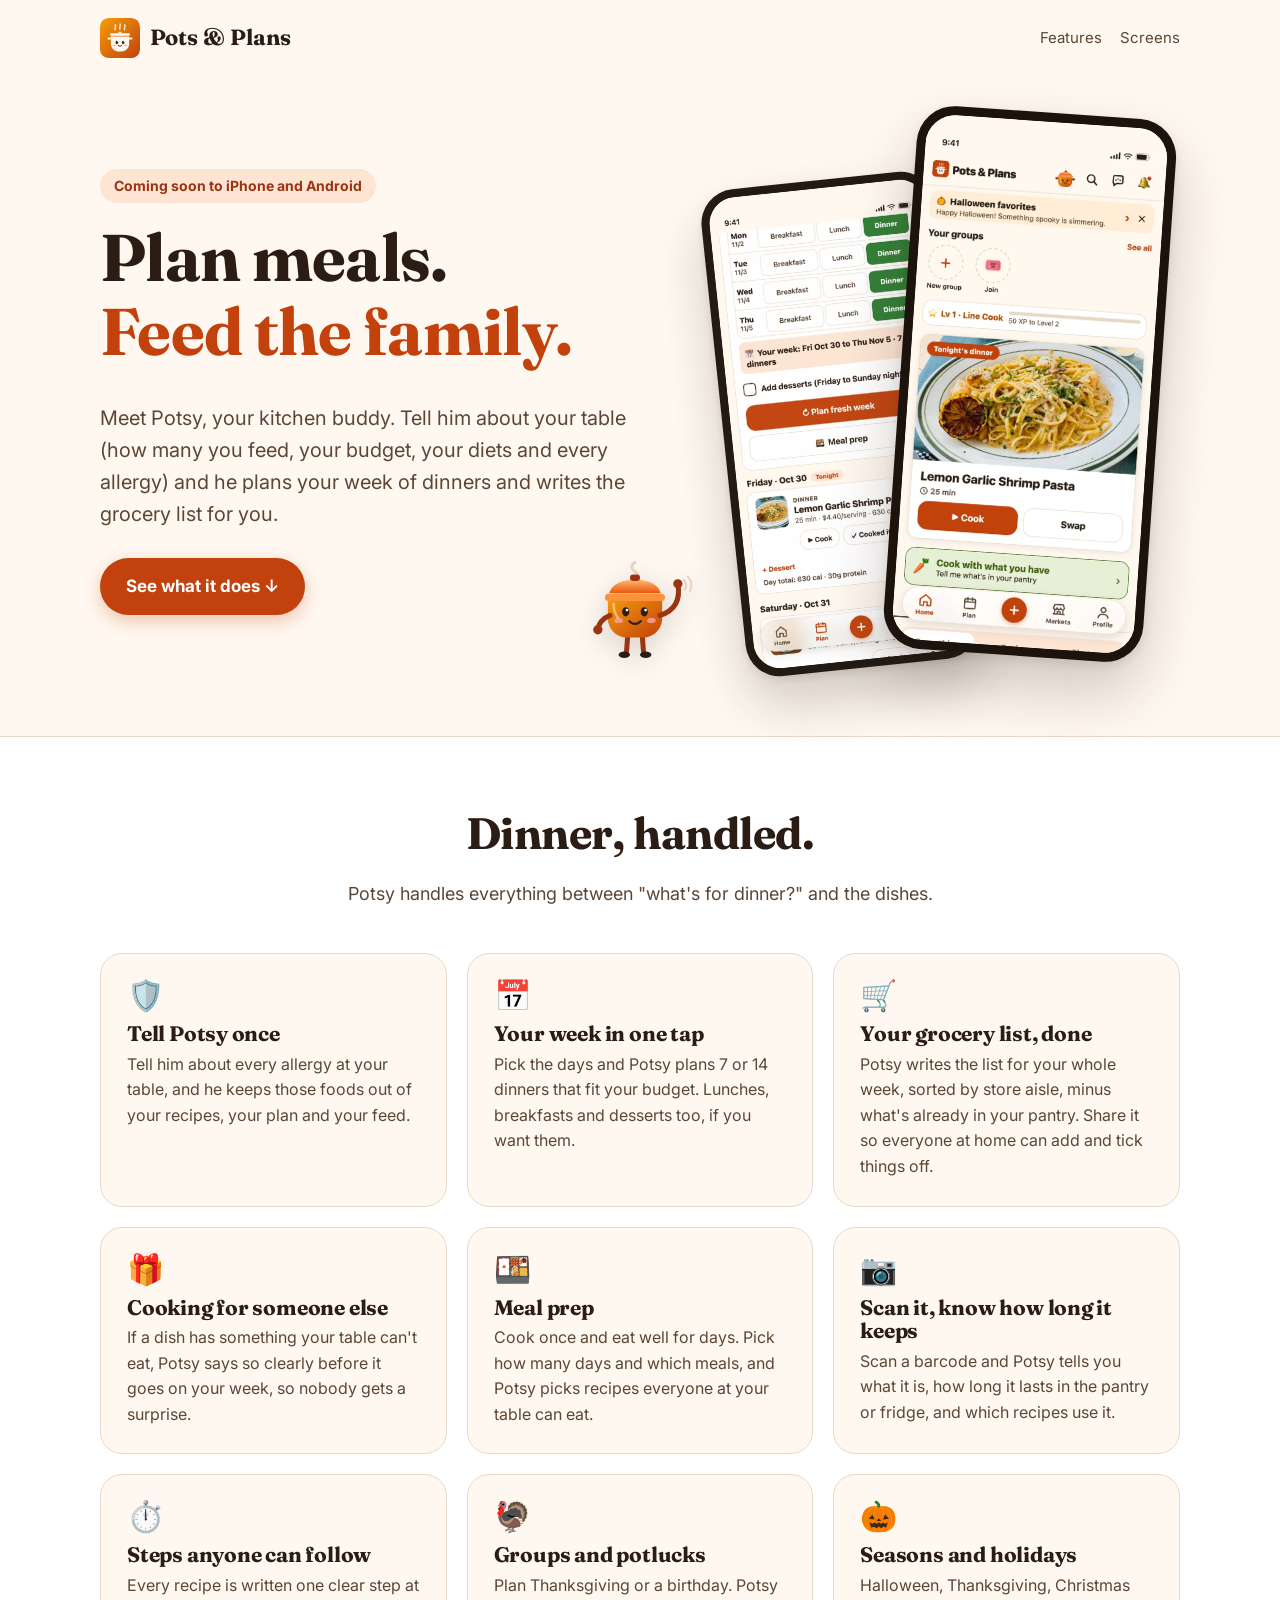
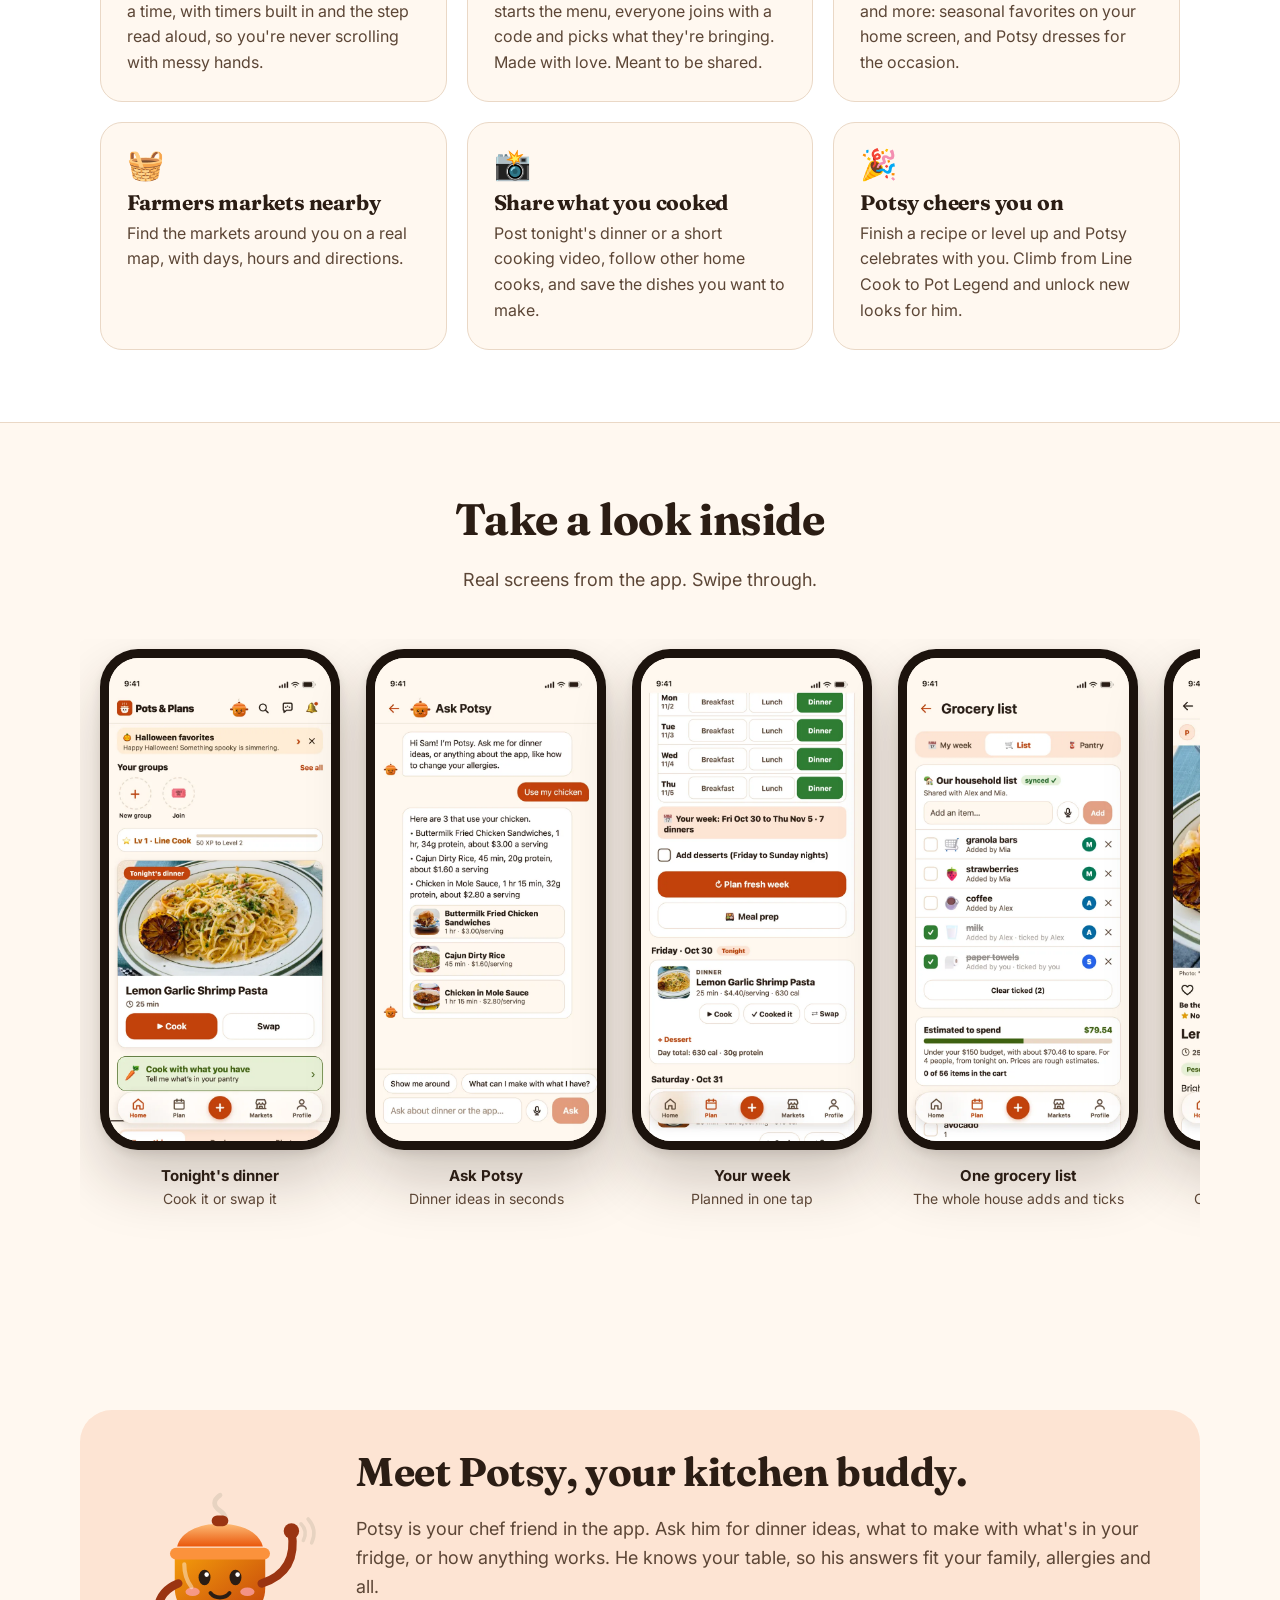
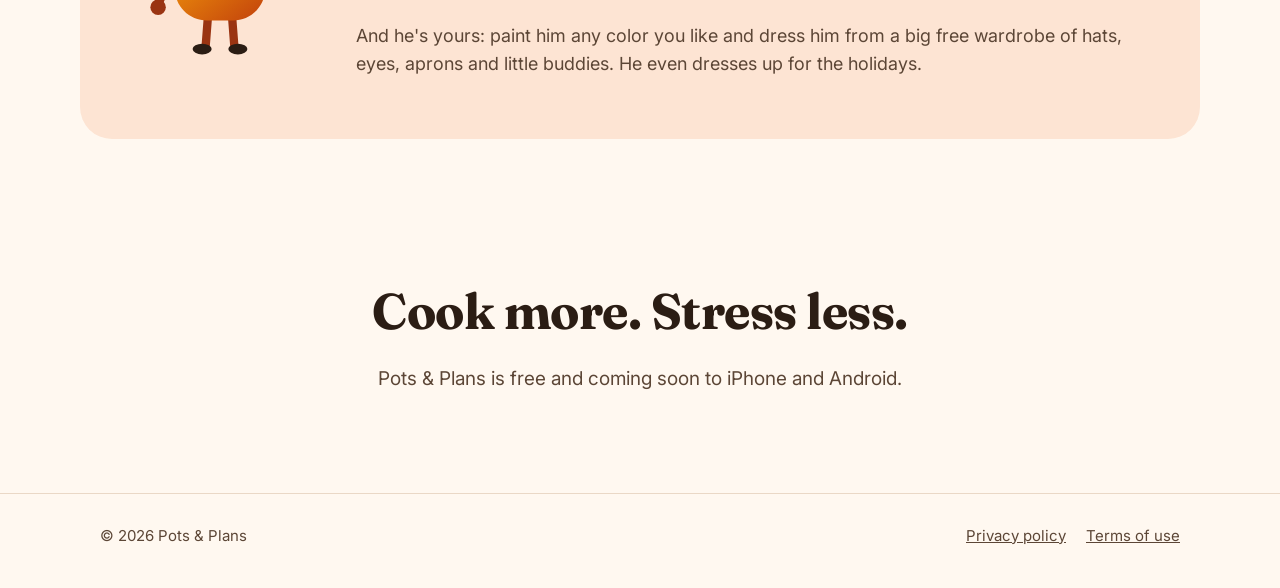
<file: index.html>
<!doctype html>
<html lang="en">
<head>
  <meta charset="utf-8">
  <meta name="viewport" content="width=device-width, initial-scale=1">
  <title>Pots &amp; Plans: plan meals, feed the family</title>
  <meta name="description" content="Meet Potsy, your kitchen buddy. He plans your week of dinners around your family's budget, diets and allergies, then writes the grocery list for you. Coming soon to iPhone and Android.">
  <meta property="og:title" content="Pots & Plans">
  <meta property="og:description" content="Plan meals. Feed the family. Your week of dinners and the grocery list, planned around your table.">
  <meta property="og:image" content="https://getpotsandplans.com/img/og-logo.png">
  <meta property="og:url" content="https://getpotsandplans.com/">
  <meta name="theme-color" content="#c2410c">
  <link rel="icon" href="/favicon.png">
  <link rel="apple-touch-icon" href="/apple-touch-icon.png">
  <link rel="preconnect" href="https://fonts.googleapis.com">
  <link rel="preconnect" href="https://fonts.gstatic.com" crossorigin>
  <link href="https://fonts.googleapis.com/css2?family=Fraunces:opsz,wght@9..144,600;9..144,700&family=Inter:wght@400;600;700&display=swap" rel="stylesheet">
  <link rel="stylesheet" href="/style.css?v=5">
</head>
<body>
  <header class="top">
    <div class="wrap">
      <a class="brand" href="/"><img src="/img/logo.svg" alt="">Pots &amp; Plans</a>
      <nav>
        <a class="hide-sm" href="#features">Features</a>
        <a class="hide-sm" href="#screens">Screens</a>
      </nav>
    </div>
  </header>

  <main>
    <section class="hero">
      <div class="wrap">
        <div>
          <span class="eyebrow">Coming soon to iPhone and Android</span>
          <h1>Plan meals.<br><em>Feed the family.</em></h1>
          <p class="lead">Meet Potsy, your kitchen buddy. Tell him about your table (how many you feed, your budget, your diets and every allergy) and he plans your week of dinners and writes the grocery list for you.</p>
          <div class="cta-row">
            <a class="btn" href="#features">See what it does &darr;</a>
          </div>
        </div>
        <div class="hero-phones" aria-hidden="true">
          <div class="phone back"><img src="/img/screens/plan.webp?v=5" alt="" width="660" height="1434"></div>
          <div class="phone front"><img src="/img/screens/home.webp?v=5" alt="" width="660" height="1434" fetchpriority="high"></div>
          <img class="potsy" src="/img/potsy-waving.svg" alt="">
        </div>
      </div>
    </section>

    <section class="alt" id="features">
      <div class="wrap">
        <div class="section-head">
          <h2>Dinner, handled.</h2>
          <p>Potsy handles everything between "what's for dinner?" and the dishes.</p>
        </div>
        <div class="features">
          <div class="feature"><div class="icon">🛡️</div><h3>Tell Potsy once</h3><p>Tell him about every allergy at your table, and he keeps those foods out of your recipes, your plan and your feed.</p></div>
          <div class="feature"><div class="icon">📅</div><h3>Your week in one tap</h3><p>Pick the days and Potsy plans 7 or 14 dinners that fit your budget. Lunches, breakfasts and desserts too, if you want them.</p></div>
          <div class="feature"><div class="icon">🛒</div><h3>Your grocery list, done</h3><p>Potsy writes the list for your whole week, sorted by store aisle, minus what's already in your pantry. Share it so everyone at home can add and tick things off.</p></div>
          <div class="feature"><div class="icon">🎁</div><h3>Cooking for someone else</h3><p>If a dish has something your table can't eat, Potsy says so clearly before it goes on your week, so nobody gets a surprise.</p></div>
          <div class="feature"><div class="icon">🍱</div><h3>Meal prep</h3><p>Cook once and eat well for days. Pick how many days and which meals, and Potsy picks recipes everyone at your table can eat.</p></div>
          <div class="feature"><div class="icon">📷</div><h3>Scan it, know how long it keeps</h3><p>Scan a barcode and Potsy tells you what it is, how long it lasts in the pantry or fridge, and which recipes use it.</p></div>
          <div class="feature"><div class="icon">⏱️</div><h3>Steps anyone can follow</h3><p>Every recipe is written one clear step at a time, with timers built in and the step read aloud, so you're never scrolling with messy hands.</p></div>
          <div class="feature"><div class="icon">🦃</div><h3>Groups and potlucks</h3><p>Plan Thanksgiving or a birthday. Potsy starts the menu, everyone joins with a code and picks what they're bringing. Made with love. Meant to be shared.</p></div>
          <div class="feature"><div class="icon">🎃</div><h3>Seasons and holidays</h3><p>Halloween, Thanksgiving, Christmas and more: seasonal favorites on your home screen, and Potsy dresses for the occasion.</p></div>
          <div class="feature"><div class="icon">🧺</div><h3>Farmers markets nearby</h3><p>Find the markets around you on a real map, with days, hours and directions.</p></div>
          <div class="feature"><div class="icon">📸</div><h3>Share what you cooked</h3><p>Post tonight's dinner or a short cooking video, follow other home cooks, and save the dishes you want to make.</p></div>
          <div class="feature"><div class="icon">🎉</div><h3>Potsy cheers you on</h3><p>Finish a recipe or level up and Potsy celebrates with you. Climb from Line Cook to Pot Legend and unlock new looks for him.</p></div>
        </div>
      </div>
    </section>

    <section id="screens">
      <div class="wrap">
        <div class="section-head">
          <h2>Take a look inside</h2>
          <p>Real screens from the app. Swipe through.</p>
        </div>
        <div class="rail">
          <figure><div class="phone"><img src="/img/screens/home.webp?v=5" alt="Home screen with tonight's dinner, lemon garlic shrimp pasta" width="660" height="1434" loading="lazy" decoding="async"></div><figcaption>Tonight's dinner<span>Cook it or swap it</span></figcaption></figure>
          <figure><div class="phone"><img src="/img/screens/potsy.webp?v=5" alt="Asking Potsy for chicken dinner ideas" width="660" height="1434" loading="lazy" decoding="async"></div><figcaption>Ask Potsy<span>Dinner ideas in seconds</span></figcaption></figure>
          <figure><div class="phone"><img src="/img/screens/plan.webp?v=5" alt="A planned week: dinner picked for each day, tonight's dinner below" width="660" height="1434" loading="lazy" decoding="async"></div><figcaption>Your week<span>Planned in one tap</span></figcaption></figure>
          <figure><div class="phone"><img src="/img/screens/list.webp?v=5" alt="A household grocery list shared with Alex and Mia, with ticked items" width="660" height="1434" loading="lazy" decoding="async"></div><figcaption>One grocery list<span>The whole house adds and ticks</span></figcaption></figure>
          <figure><div class="phone"><img src="/img/screens/recipe.webp?v=5" alt="Lemon garlic shrimp pasta recipe page" width="660" height="1434" loading="lazy" decoding="async"></div><figcaption>500+ recipes<span>Cost per serving, every one</span></figcaption></figure>
          <figure><div class="phone"><img src="/img/screens/cook.webp?v=5" alt="Cook mode showing one step with a timer running" width="660" height="1434" loading="lazy" decoding="async"></div><figcaption>Cook mode<span>One clear step at a time</span></figcaption></figure>
          <figure><div class="phone"><img src="/img/screens/allergy.webp?v=5" alt="My household: everyone at the table with their allergies, and recipes with them hidden" width="660" height="1434" loading="lazy" decoding="async"></div><figcaption>Every allergy<span>Planned around everyone at your table</span></figcaption></figure>
          <figure><div class="phone"><img src="/img/screens/potluck.webp?v=5" alt="Thanksgiving potluck menu with who is bringing what" width="660" height="1434" loading="lazy" decoding="async"></div><figcaption>Potlucks<span>Who's bringing what</span></figcaption></figure>
          <figure><div class="phone"><img src="/img/screens/markets.webp?v=5" alt="Farmers market map near Austin" width="660" height="1434" loading="lazy" decoding="async"></div><figcaption>Farmers markets<span>On a real map, near you</span></figcaption></figure>
          <figure><div class="phone"><img src="/img/screens/scanner.webp?v=5" alt="Barcode scan result for ketchup showing how long it keeps" width="660" height="1434" loading="lazy" decoding="async"></div><figcaption>Scan a barcode<span>How long it keeps</span></figcaption></figure>
          <figure><div class="phone"><img src="/img/screens/share.webp?v=5" alt="A recipe shared in a family group chat" width="660" height="1434" loading="lazy" decoding="async"></div><figcaption>Family circles<span>Share recipes with the people you love</span></figcaption></figure>
          <figure><div class="phone"><img src="/img/screens/dress.webp?v=5" alt="Dress Potsy: Potsy in teal with a crown, and a wardrobe of hats" width="660" height="1434" loading="lazy" decoding="async"></div><figcaption>Dress Potsy<span>Any color, big free wardrobe</span></figcaption></figure>
        </div>
      </div>
    </section>

    <section class="potsy-band">
      <div class="wrap">
        <img src="/img/potsy-waving.svg" alt="Potsy, the Pots & Plans pot, waving">
        <div>
          <h2>Meet Potsy, your kitchen buddy.</h2>
          <p>Potsy is your chef friend in the app. Ask him for dinner ideas, what to make with what's in your fridge, or how anything works. He knows your table, so his answers fit your family, allergies and all.</p>
          <p>And he's yours: paint him any color you like and dress him from a big free wardrobe of hats, eyes, aprons and little buddies. He even dresses up for the holidays.</p>
        </div>
      </div>
    </section>

    <section class="final">
      <div class="wrap">
        <h2>Cook more. Stress less.</h2>
        <p>Pots &amp; Plans is free and coming soon to iPhone and Android.</p>
      </div>
    </section>
  </main>

  <footer>
    <div class="wrap">
      <span>&copy; 2026 Pots &amp; Plans</span>
      <nav>
        <a href="/privacy/">Privacy policy</a>
        <a href="/terms/">Terms of use</a>
      </nav>
    </div>
  </footer>
</body>
</html>
</file>
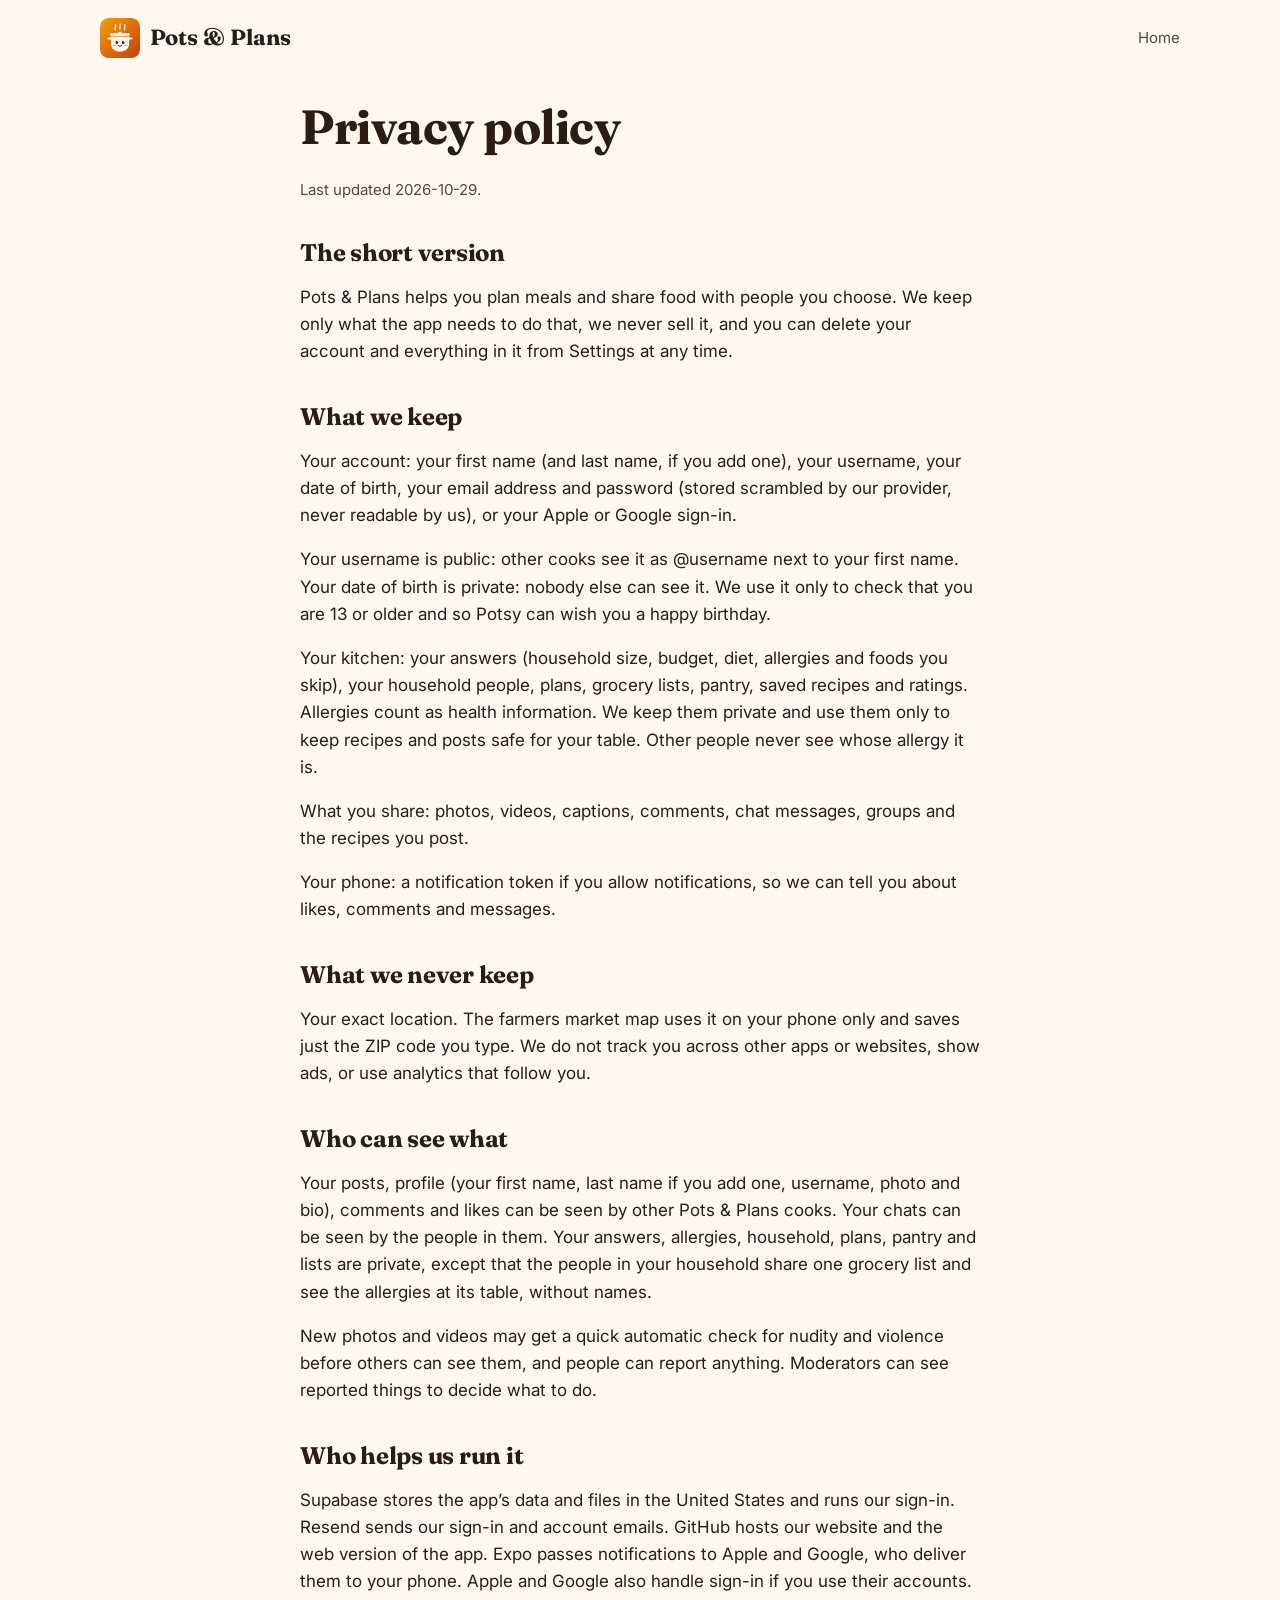
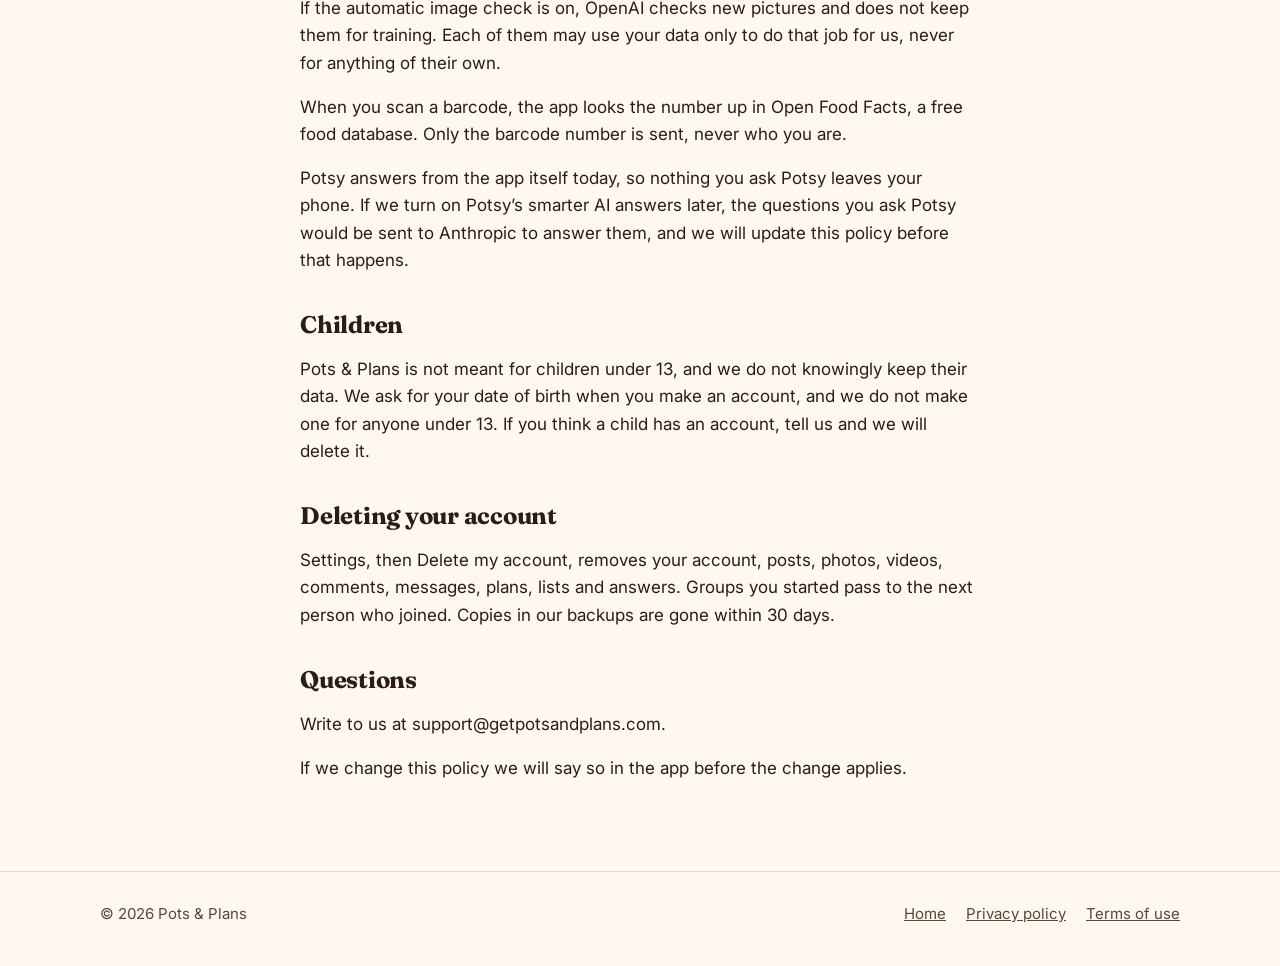
<file: privacy/index.html>
<!doctype html>
<html lang="en">
<head>
  <meta charset="utf-8">
  <meta name="viewport" content="width=device-width, initial-scale=1">
  <title>Privacy policy | Pots &amp; Plans</title>
  <meta name="description" content="The Pots &amp; Plans privacy policy.">
  <meta name="theme-color" content="#c2410c">
  <link rel="icon" href="/favicon.png">
  <link rel="apple-touch-icon" href="/apple-touch-icon.png">
  <link rel="preconnect" href="https://fonts.googleapis.com">
  <link rel="preconnect" href="https://fonts.gstatic.com" crossorigin>
  <link href="https://fonts.googleapis.com/css2?family=Fraunces:opsz,wght@9..144,600;9..144,700&family=Inter:wght@400;600;700&display=swap" rel="stylesheet">
  <link rel="stylesheet" href="/style.css">
</head>
<body>
  <header class="top">
    <div class="wrap">
      <a class="brand" href="/"><img src="/img/logo.svg" alt="">Pots &amp; Plans</a>
      <nav><a href="/">Home</a></nav>
    </div>
  </header>
  <main>
    <article class="legal">
      <h1>Privacy policy</h1>
      <p class="updated">Last updated 2026-10-29.</p>
      <h2>The short version</h2>
      <p>Pots &amp; Plans helps you plan meals and share food with people you choose. We keep only what the app needs to do that, we never sell it, and you can delete your account and everything in it from Settings at any time.</p>
      <h2>What we keep</h2>
      <p>Your account: your first name (and last name, if you add one), your username, your date of birth, your email address and password (stored scrambled by our provider, never readable by us), or your Apple or Google sign-in.</p>
      <p>Your username is public: other cooks see it as @username next to your first name. Your date of birth is private: nobody else can see it. We use it only to check that you are 13 or older and so Potsy can wish you a happy birthday.</p>
      <p>Your kitchen: your answers (household size, budget, diet, allergies and foods you skip), your household people, plans, grocery lists, pantry, saved recipes and ratings. Allergies count as health information. We keep them private and use them only to keep recipes and posts safe for your table. Other people never see whose allergy it is.</p>
      <p>What you share: photos, videos, captions, comments, chat messages, groups and the recipes you post.</p>
      <p>Your phone: a notification token if you allow notifications, so we can tell you about likes, comments and messages.</p>
      <h2>What we never keep</h2>
      <p>Your exact location. The farmers market map uses it on your phone only and saves just the ZIP code you type. We do not track you across other apps or websites, show ads, or use analytics that follow you.</p>
      <h2>Who can see what</h2>
      <p>Your posts, profile (your first name, last name if you add one, username, photo and bio), comments and likes can be seen by other Pots &amp; Plans cooks. Your chats can be seen by the people in them. Your answers, allergies, household, plans, pantry and lists are private, except that the people in your household share one grocery list and see the allergies at its table, without names.</p>
      <p>New photos and videos may get a quick automatic check for nudity and violence before others can see them, and people can report anything. Moderators can see reported things to decide what to do.</p>
      <h2>Who helps us run it</h2>
      <p>Supabase stores the app’s data and files in the United States and runs our sign-in. Resend sends our sign-in and account emails. GitHub hosts our website and the web version of the app. Expo passes notifications to Apple and Google, who deliver them to your phone. Apple and Google also handle sign-in if you use their accounts. If the automatic image check is on, OpenAI checks new pictures and does not keep them for training. Each of them may use your data only to do that job for us, never for anything of their own.</p>
      <p>When you scan a barcode, the app looks the number up in Open Food Facts, a free food database. Only the barcode number is sent, never who you are.</p>
      <p>Potsy answers from the app itself today, so nothing you ask Potsy leaves your phone. If we turn on Potsy’s smarter AI answers later, the questions you ask Potsy would be sent to Anthropic to answer them, and we will update this policy before that happens.</p>
      <h2>Children</h2>
      <p>Pots &amp; Plans is not meant for children under 13, and we do not knowingly keep their data. We ask for your date of birth when you make an account, and we do not make one for anyone under 13. If you think a child has an account, tell us and we will delete it.</p>
      <h2>Deleting your account</h2>
      <p>Settings, then Delete my account, removes your account, posts, photos, videos, comments, messages, plans, lists and answers. Groups you started pass to the next person who joined. Copies in our backups are gone within 30 days.</p>
      <h2>Questions</h2>
      <p>Write to us at support@getpotsandplans.com.</p>
      <p>If we change this policy we will say so in the app before the change applies.</p>
    </article>
  </main>
  <footer>
    <div class="wrap">
      <span>&copy; 2026 Pots &amp; Plans</span>
      <nav>
        <a href="/">Home</a>
        <a href="/privacy/">Privacy policy</a>
        <a href="/terms/">Terms of use</a>
      </nav>
    </div>
  </footer>
</body>
</html>
</file>
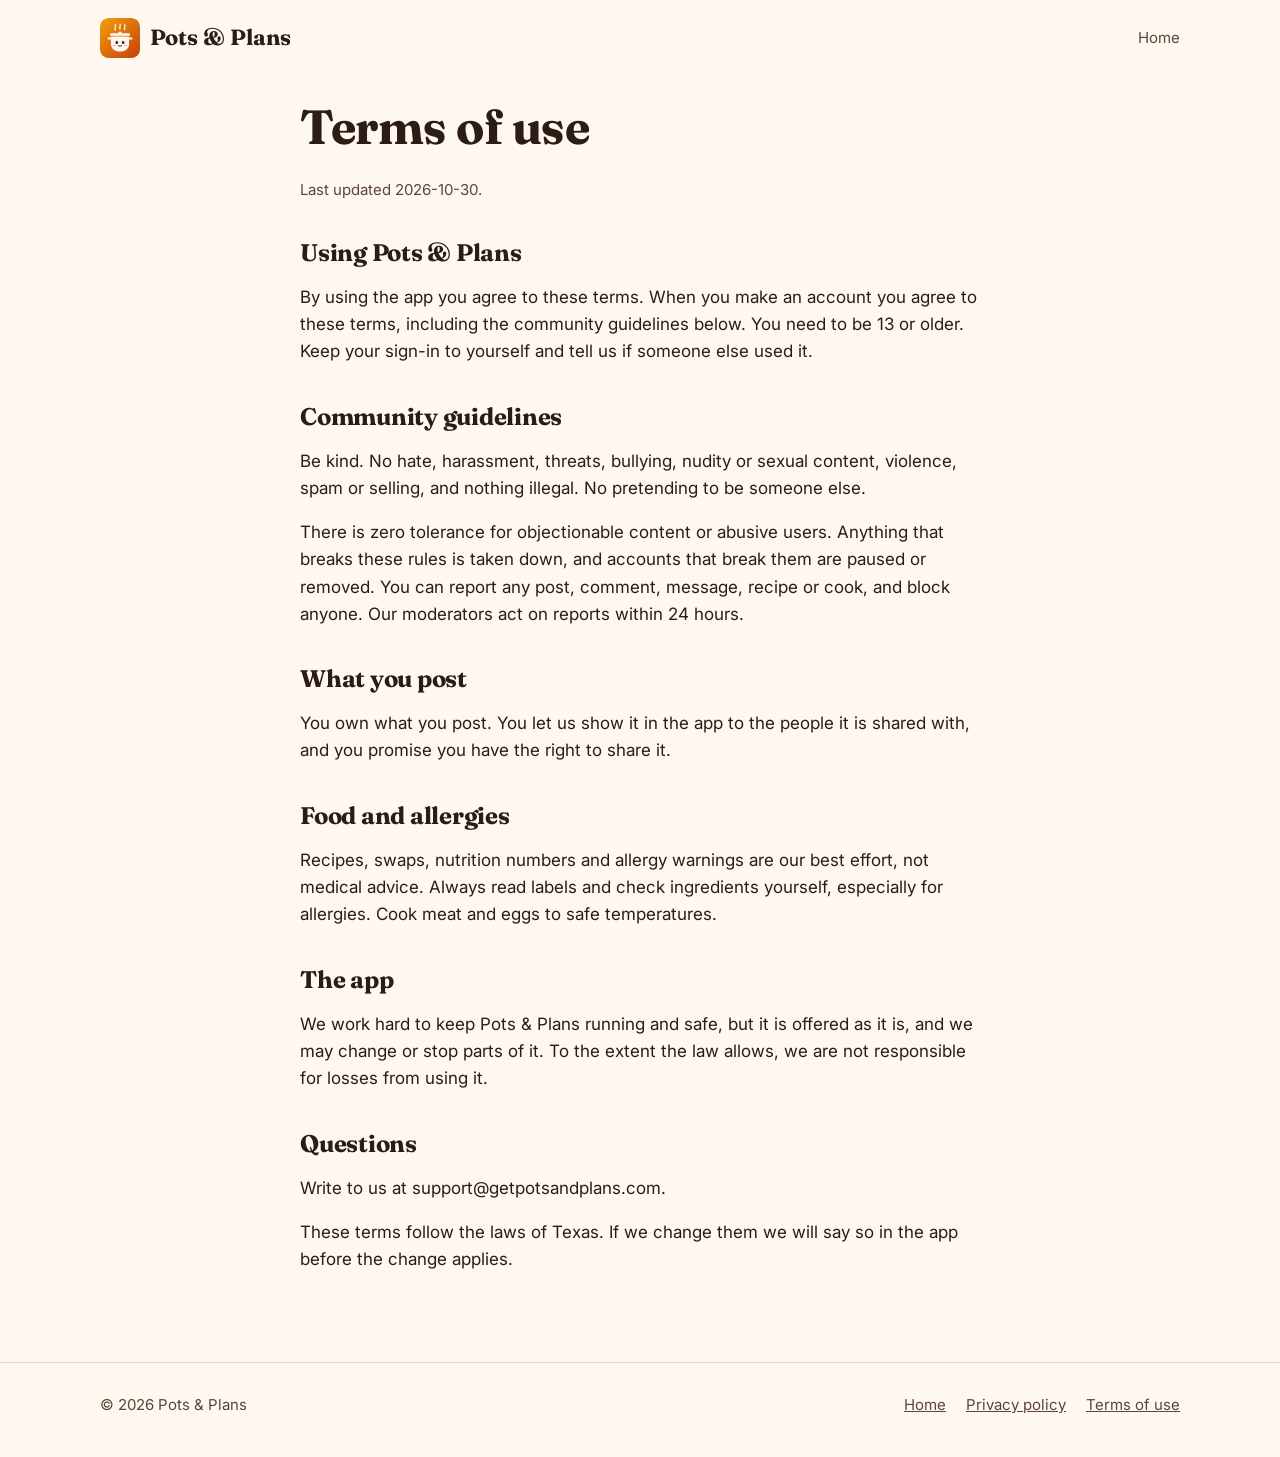
<file: terms/index.html>
<!doctype html>
<html lang="en">
<head>
  <meta charset="utf-8">
  <meta name="viewport" content="width=device-width, initial-scale=1">
  <title>Terms of use | Pots &amp; Plans</title>
  <meta name="description" content="The Pots &amp; Plans terms of use.">
  <meta name="theme-color" content="#c2410c">
  <link rel="icon" href="/favicon.png">
  <link rel="apple-touch-icon" href="/apple-touch-icon.png">
  <link rel="preconnect" href="https://fonts.googleapis.com">
  <link rel="preconnect" href="https://fonts.gstatic.com" crossorigin>
  <link href="https://fonts.googleapis.com/css2?family=Fraunces:opsz,wght@9..144,600;9..144,700&family=Inter:wght@400;600;700&display=swap" rel="stylesheet">
  <link rel="stylesheet" href="/style.css">
</head>
<body>
  <header class="top">
    <div class="wrap">
      <a class="brand" href="/"><img src="/img/logo.svg" alt="">Pots &amp; Plans</a>
      <nav><a href="/">Home</a></nav>
    </div>
  </header>
  <main>
    <article class="legal">
      <h1>Terms of use</h1>
      <p class="updated">Last updated 2026-10-30.</p>
      <h2>Using Pots &amp; Plans</h2>
      <p>By using the app you agree to these terms. When you make an account you agree to these terms, including the community guidelines below. You need to be 13 or older. Keep your sign-in to yourself and tell us if someone else used it.</p>
      <h2>Community guidelines</h2>
      <p>Be kind. No hate, harassment, threats, bullying, nudity or sexual content, violence, spam or selling, and nothing illegal. No pretending to be someone else.</p>
      <p>There is zero tolerance for objectionable content or abusive users. Anything that breaks these rules is taken down, and accounts that break them are paused or removed. You can report any post, comment, message, recipe or cook, and block anyone. Our moderators act on reports within 24 hours.</p>
      <h2>What you post</h2>
      <p>You own what you post. You let us show it in the app to the people it is shared with, and you promise you have the right to share it.</p>
      <h2>Food and allergies</h2>
      <p>Recipes, swaps, nutrition numbers and allergy warnings are our best effort, not medical advice. Always read labels and check ingredients yourself, especially for allergies. Cook meat and eggs to safe temperatures.</p>
      <h2>The app</h2>
      <p>We work hard to keep Pots &amp; Plans running and safe, but it is offered as it is, and we may change or stop parts of it. To the extent the law allows, we are not responsible for losses from using it.</p>
      <h2>Questions</h2>
      <p>Write to us at support@getpotsandplans.com.</p>
      <p>These terms follow the laws of Texas. If we change them we will say so in the app before the change applies.</p>
    </article>
  </main>
  <footer>
    <div class="wrap">
      <span>&copy; 2026 Pots &amp; Plans</span>
      <nav>
        <a href="/">Home</a>
        <a href="/privacy/">Privacy policy</a>
        <a href="/terms/">Terms of use</a>
      </nav>
    </div>
  </footer>
</body>
</html>
</file>
<file: style.css>
:root {
  --bg: #fff8f0;
  --surface: #ffffff;
  --ink: #2b1d14;
  --ink-soft: #5c4636;
  --line: #ead8c6;
  --brand: #c2410c;
  --brand-dark: #9a3412;
  --brand-soft: #fde4d3;
  --green: #3f6212;
  --green-soft: #e7f0d6;
  --radius: 22px;
}
* { box-sizing: border-box; }
html { -webkit-text-size-adjust: 100%; scroll-behavior: smooth; }
body {
  margin: 0;
  background: var(--bg);
  color: var(--ink);
  font: 17px/1.6 "Inter", system-ui, -apple-system, "Segoe UI", sans-serif;
}
img { max-width: 100%; height: auto; display: block; }
a { color: var(--brand); }
h1, h2, h3 { font-family: "Fraunces", Georgia, serif; line-height: 1.12; margin: 0 0 .5em; letter-spacing: -0.01em; }
.wrap { max-width: 1120px; margin: 0 auto; padding: 0 20px; }

/* Top bar */
.top { padding: 18px 0; }
.top .wrap { display: flex; align-items: center; justify-content: space-between; gap: 12px; }
.brand { display: flex; align-items: center; gap: 10px; text-decoration: none; color: var(--ink); font-family: "Fraunces", Georgia, serif; font-weight: 700; font-size: 22px; }
.brand img { width: 40px; height: 40px; }
.top nav { display: flex; gap: 18px; align-items: center; font-size: 15px; }
.top nav a { color: var(--ink-soft); text-decoration: none; }
.top nav a:hover { color: var(--brand); }
.top nav a.btn, .top nav a.btn:hover { color: #fff; }

/* Buttons */
.btn {
  display: inline-flex; align-items: center; justify-content: center; gap: 8px;
  background: var(--brand); color: #fff; text-decoration: none; font-weight: 700;
  padding: 15px 26px; border-radius: 999px; font-size: 17px;
  box-shadow: 0 6px 18px rgba(194, 65, 12, .28);
  transition: background .15s, transform .15s;
}
.btn:hover { background: var(--brand-dark); transform: translateY(-1px); }
.btn.small { padding: 10px 18px; font-size: 15px; box-shadow: none; }
.btn.ghost { background: transparent; color: var(--brand); border: 2px solid var(--brand); box-shadow: none; }
.btn.ghost:hover { background: var(--brand-soft); }

/* Hero */
.hero { padding: 36px 0 64px; }
.hero .wrap { display: grid; grid-template-columns: 1.05fr .95fr; gap: 48px; align-items: center; }
.eyebrow { display: inline-block; background: var(--brand-soft); color: var(--brand-dark); font-weight: 700; font-size: 14px; padding: 6px 14px; border-radius: 999px; margin-bottom: 18px; }
.hero h1 { font-size: clamp(40px, 6vw, 66px); }
.hero h1 em { font-style: normal; color: var(--brand); }
.hero p.lead { font-size: 20px; color: var(--ink-soft); max-width: 34em; margin: 0 0 28px; }
.cta-row { display: flex; flex-wrap: wrap; gap: 12px; align-items: center; }
.note { font-size: 14px; color: var(--ink-soft); margin-top: 14px; }
.hero-phones { position: relative; display: flex; justify-content: center; min-height: 560px; }
.hero-phones .phone { position: absolute; left: 50%; width: 260px; }
.hero-phones .phone.back { transform: translateX(calc(-50% - 95px)) rotate(-6deg) scale(.9); top: 40px; opacity: .97; }
.hero-phones .phone.front { transform: translateX(calc(-50% + 95px)) rotate(4deg); top: 0; }
.hero-phones .potsy { position: absolute; width: 120px; bottom: 10px; left: calc(50% - 360px); filter: drop-shadow(0 8px 14px rgba(0,0,0,.15)); }

/* Phone frame */
.phone {
  border-radius: 38px; padding: 9px; background: #1c130d;
  box-shadow: 0 30px 60px rgba(43, 29, 20, .22), 0 4px 10px rgba(43, 29, 20, .1);
}
.phone img { border-radius: 30px; width: 100%; aspect-ratio: 440 / 956; object-fit: cover; object-position: top; background: var(--bg); }

/* Sections */
section { padding: 72px 0; }
section.alt { background: var(--surface); border-top: 1px solid var(--line); border-bottom: 1px solid var(--line); }
.section-head { text-align: center; max-width: 640px; margin: 0 auto 44px; }
.section-head h2 { font-size: clamp(30px, 4vw, 44px); }
.section-head p { color: var(--ink-soft); font-size: 18px; margin: 0; }

.features { display: grid; grid-template-columns: repeat(3, 1fr); gap: 20px; }
.feature { background: var(--surface); border: 1px solid var(--line); border-radius: var(--radius); padding: 26px; }
section.alt .feature { background: var(--bg); }
.feature .icon { font-size: 30px; line-height: 1; margin-bottom: 12px; }
.feature h3 { font-size: 21px; margin-bottom: 6px; }
.feature p { margin: 0; color: var(--ink-soft); font-size: 16px; }

/* Screenshot rail */
.rail { display: flex; gap: 26px; overflow-x: auto; scroll-snap-type: x mandatory; padding: 10px 20px 34px; margin: 0 -20px; -webkit-overflow-scrolling: touch; }
.rail figure { margin: 0; flex: 0 0 240px; scroll-snap-align: center; text-align: center; }
.rail figcaption { margin-top: 14px; font-weight: 700; font-size: 15px; }
.rail figcaption span { display: block; font-weight: 400; color: var(--ink-soft); font-size: 14px; }

/* Potsy band */
.potsy-band .wrap { display: grid; grid-template-columns: 200px 1fr; gap: 36px; align-items: center; background: var(--brand-soft); border-radius: 32px; padding: 40px; }
.potsy-band img { width: 100%; }
.potsy-band h2 { font-size: clamp(28px, 3.6vw, 40px); }
.potsy-band p { color: var(--ink-soft); margin: 0 0 20px; font-size: 18px; }

/* Final CTA */
.final { text-align: center; }
.final h2 { font-size: clamp(32px, 4.5vw, 50px); }
.final p { color: var(--ink-soft); font-size: 19px; margin: 0 auto 26px; max-width: 32em; }

/* Footer */
footer { border-top: 1px solid var(--line); padding: 30px 0 40px; font-size: 15px; color: var(--ink-soft); }
footer .wrap { display: flex; flex-wrap: wrap; justify-content: space-between; gap: 14px; align-items: center; }
footer nav { display: flex; gap: 20px; }
footer a { color: var(--ink-soft); }

/* Legal pages */
.legal { max-width: 720px; margin: 0 auto; padding: 24px 20px 72px; }
.legal h1 { font-size: clamp(36px, 5vw, 48px); }
.legal h2 { font-size: 24px; margin-top: 1.6em; }
.legal .updated { color: var(--ink-soft); font-size: 15px; }
.legal p, .legal li { color: var(--ink); }

@media (max-width: 900px) {
  .hero .wrap { grid-template-columns: 1fr; gap: 28px; }
  .hero { text-align: center; padding-top: 16px; }
  .hero p.lead { margin-left: auto; margin-right: auto; }
  .cta-row { justify-content: center; }
  .hero-phones { min-height: 480px; }
  .hero-phones .phone { width: 220px; }
  .hero-phones .phone.back { transform: translateX(calc(-50% - 30px)) rotate(-6deg) scale(.9); }
  .hero-phones .phone.front { transform: translateX(calc(-50% + 110px)) rotate(4deg); }
  .hero-phones .potsy { width: 90px; left: calc(50% - 250px); }
  .features { grid-template-columns: 1fr 1fr; }
  .potsy-band .wrap { grid-template-columns: 1fr; text-align: center; padding: 30px 22px; }
  .potsy-band img { width: 140px; margin: 0 auto; }
}
@media (max-width: 600px) {
  body { font-size: 16px; }
  .top nav .hide-sm { display: none; }
  .features { grid-template-columns: 1fr; }
  section { padding: 56px 0; }
  /* Both phones sized off the screen width, so the front one never runs past the right edge. */
  .hero { overflow-x: clip; padding-bottom: 40px; }
  .hero-phones { min-height: min(400px, 104vw); }
  .hero-phones .phone { width: min(170px, 42vw); border-radius: 30px; padding: 7px; }
  .hero-phones .phone img { border-radius: 24px; }
  .hero-phones .phone.back { transform: translateX(calc(-50% - min(24px, 6vw))) rotate(-6deg) scale(.9); }
  .hero-phones .phone.front { transform: translateX(calc(-50% + min(80px, 19vw))) rotate(4deg); }
  .hero-phones .potsy { width: min(64px, 16vw); left: 0; bottom: 56px; z-index: 2; }
  .rail figure { flex-basis: 210px; }
}
</file>
